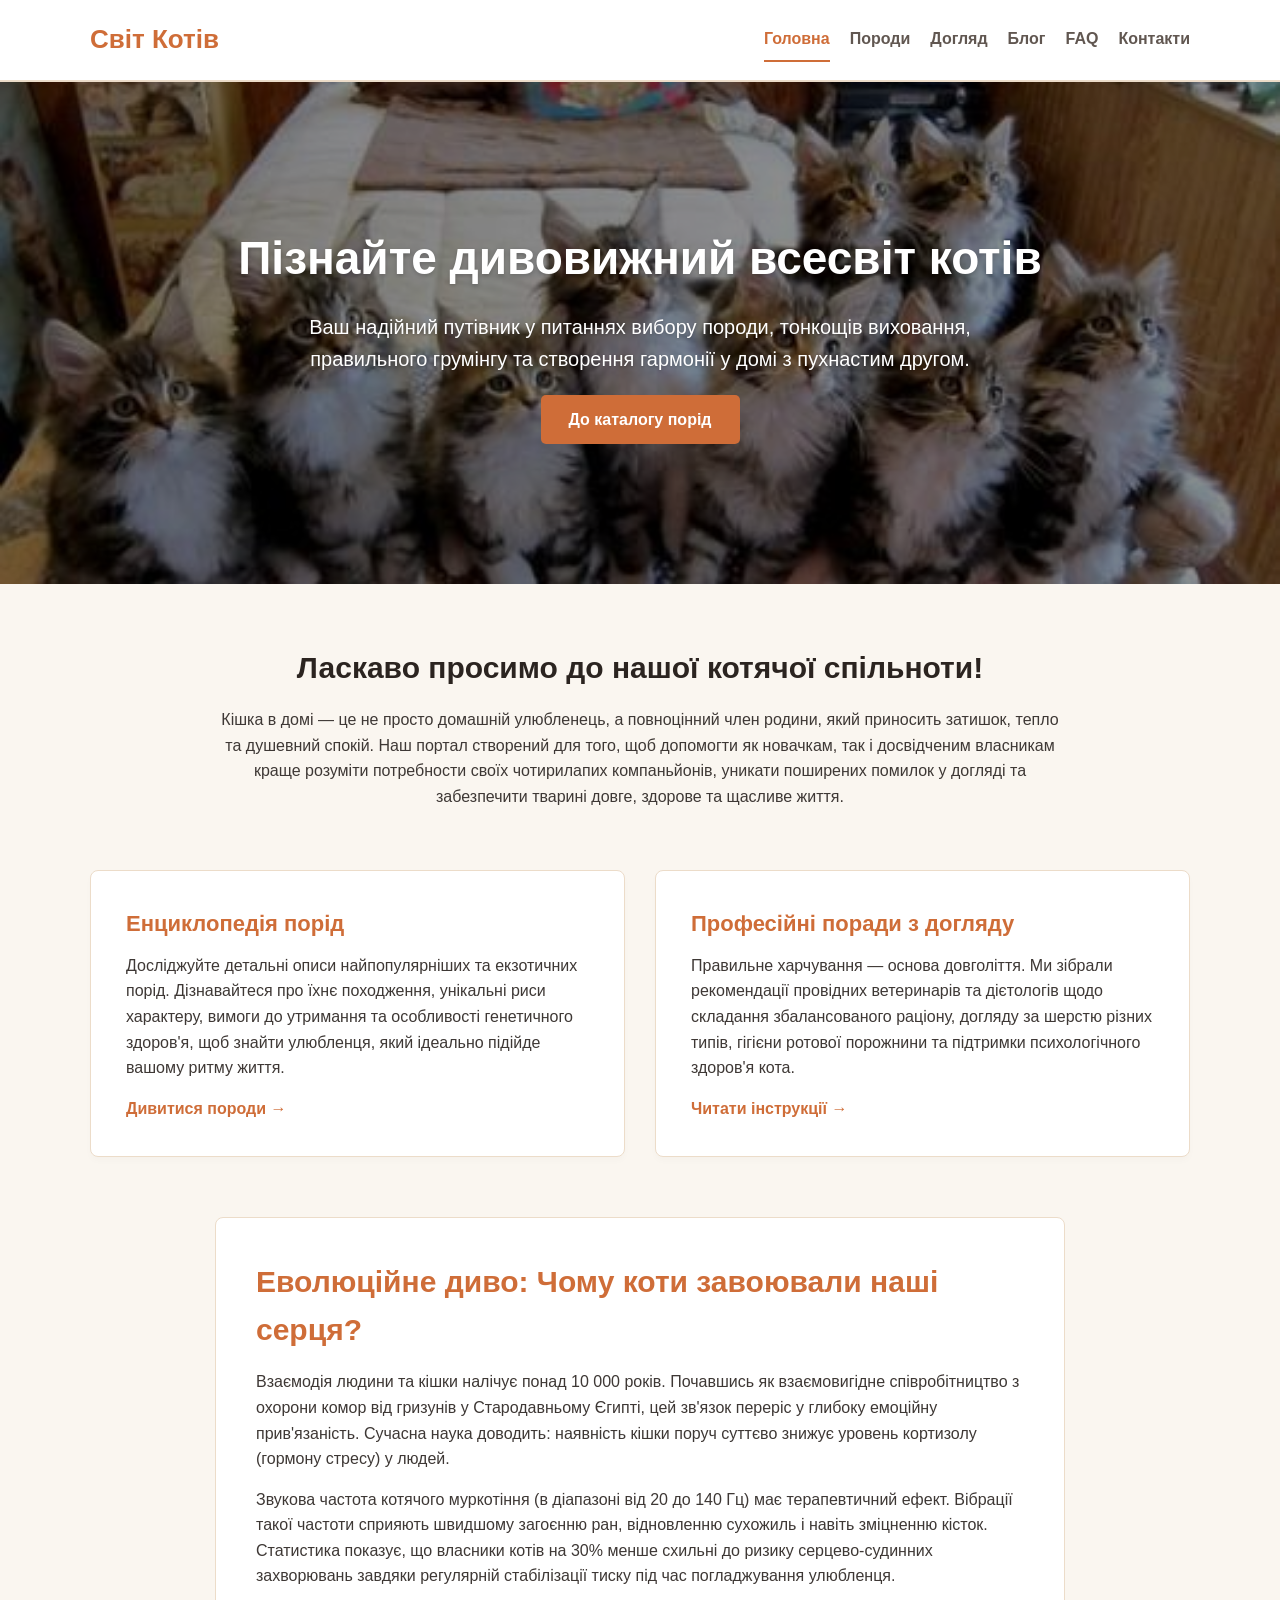
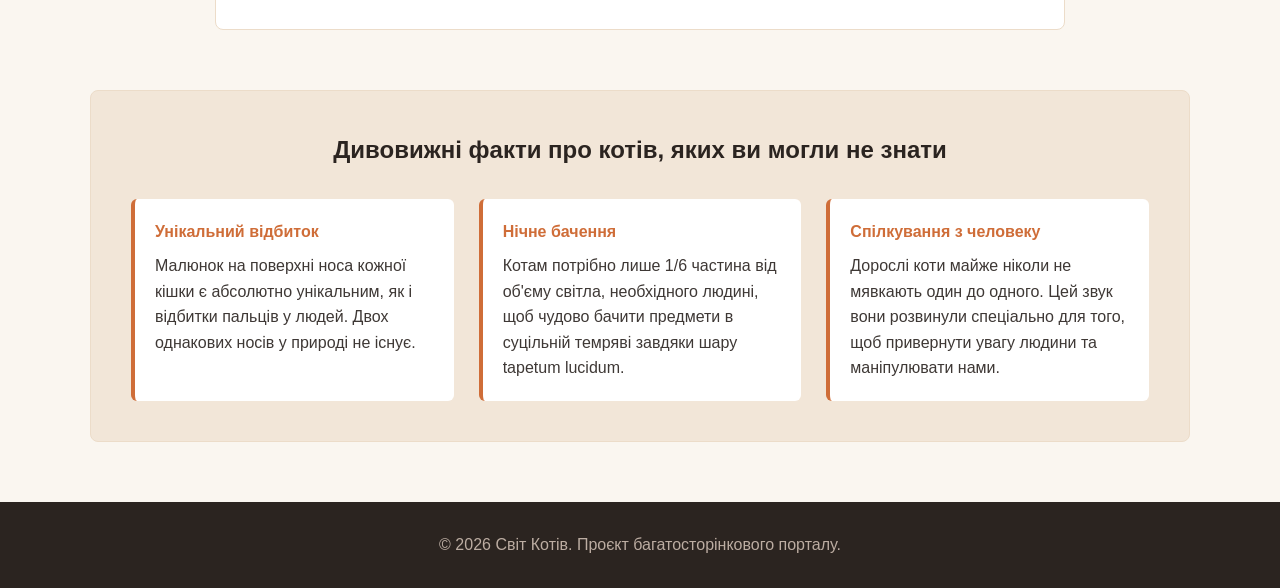
<file: index.html>
<!DOCTYPE html>
<html lang="uk">
<head>
    <meta charset="UTF-8">
    <meta name="viewport" content="width=device-width, initial-scale=1.0">
    <title>Світ Котів — Головна</title>
    <link rel="stylesheet" href="style.css">
</head>
<body>

    <header class="main-header">
        <div class="container">
            <a href="index.html" class="logo">Світ Котів</a>
            <nav class="main-nav">
                <a href="index.html" class="active">Головна</a>
                <a href="breeds.html">Породи</a>
                <a href="care.html">Догляд</a>
                <a href="blog.html">Блог</a>
                <a href="faq.html">FAQ</a>
                <a href="contacts.html">Контакти</a>
            </nav>
        </div>
    </header>

    <section class="hero-banner">
        <div class="container">
            <h1>Пізнайте дивовижний всесвіт котів</h1>
            <p>Ваш надійний путівник у питаннях вибору породи, тонкощів виховання, правильного грумінгу та створення гармонії у домі з пухнастим другом.</p>
            <a href="breeds.html" class="btn-primary">До каталогу порід</a>
        </div>
    </section>

    <main class="container page-content">
        <section class="welcome-section">
            <h2>Ласкаво просимо до нашої котячої спільноти!</h2>
            <p>Кішка в домі — це не просто домашній улюбленець, а повноцінний член родини, який приносить затишок, тепло та душевний спокій. Наш портал створений для того, щоб допомогти як новачкам, так і досвідченим власникам краще розуміти потребности своїх чотирилапих компаньйонів, уникати поширених помилок у догляді та забезпечити тварині довге, здорове та щасливе життя.</p>
        </section>

        <section class="features-grid">
            <div class="feature-card">
                <h3>Енциклопедія порід</h3>
                <p>Досліджуйте детальні описи найпопулярніших та екзотичних порід. Дізнавайтеся про їхнє походження, унікальні риси характеру, вимоги до утримання та особливості генетичного здоров'я, щоб знайти улюбленця, який ідеально підійде вашому ритму життя.</p>
                <a href="breeds.html" class="card-link">Дивитися породи →</a>
            </div>
            <div class="feature-card">
                <h3>Професійні поради з догляду</h3>
                <p>Правильне харчування — основа довголіття. Ми зібрали рекомендації провідних ветеринарів та дієтологів щодо складання збалансованого раціону, догляду за шерстю різних типів, гігієни ротової порожнини та підтримки психологічного здоров'я кота.</p>
                <a href="care.html" class="card-link">Читати інструкції →</a>
            </div>
        </section>

        <section class="welcome-section" style="text-align: left; background: #ffffff; padding: 40px; border-radius: 8px; border: 1px solid #ecdcc9; margin-bottom: 60px;">
            <h2 style="color: #cf6d38; margin-bottom: 15px;">Еволюційне диво: Чому коти завоювали наші серця?</h2>
            <p style="margin-bottom: 15px;">Взаємодія людини та кішки налічує понад 10 000 років. Почавшись як взаємовигідне співробітництво з охорони комор від гризунів у Стародавньому Єгипті, цей зв'язок переріс у глибоку емоційну прив'язаність. Сучасна наука доводить: наявність кішки поруч суттєво знижує уровень кортизолу (гормону стресу) у людей.</p>
            <p>Звукова частота котячого муркотіння (в діапазоні від 20 до 140 Гц) має терапевтичний ефект. Вібрації такої частоти сприяють швидшому загоєнню ран, відновленню сухожиль і навіть зміцненню кісток. Статистика показує, що власники котів на 30% менше схильні до ризику серцево-судинних захворювань завдяки регулярній стабілізації тиску під час погладжування улюбленця.</p>
        </section>

        <section class="facts-section">
            <h2>Дивовижні факти про котів, яких ви могли не знати</h2>
            <div class="facts-grid">
                <div class="fact-item">
                    <h4>Унікальний відбиток</h4>
                    <p>Малюнок на поверхні носа кожної кішки є абсолютно унікальним, як і відбитки пальців у людей. Двох однакових носів у природі не існує.</p>
                </div>
                <div class="fact-item">
                    <h4>Нічне бачення</h4>
                    <p>Котам потрібно лише 1/6 частина від об'єму світла, необхідного людині, щоб чудово бачити предмети в суцільній темряві завдяки шару tapetum lucidum.</p>
                </div>
                <div class="fact-item">
                    <h4>Спілкування з человеку</h4>
                    <p>Дорослі коти майже ніколи не мявкають один до одного. Цей звук вони розвинули спеціально для того, щоб привернути увагу людини та маніпулювати нами.</p>
                </div>
            </div>
        </section>
    </main>

    <footer class="main-footer">
        <div class="container">
            <p>© 2026 Світ Котів. Проєкт багатосторінкового порталу.</p>
        </div>
    </footer>

</body>
</html>
</file>
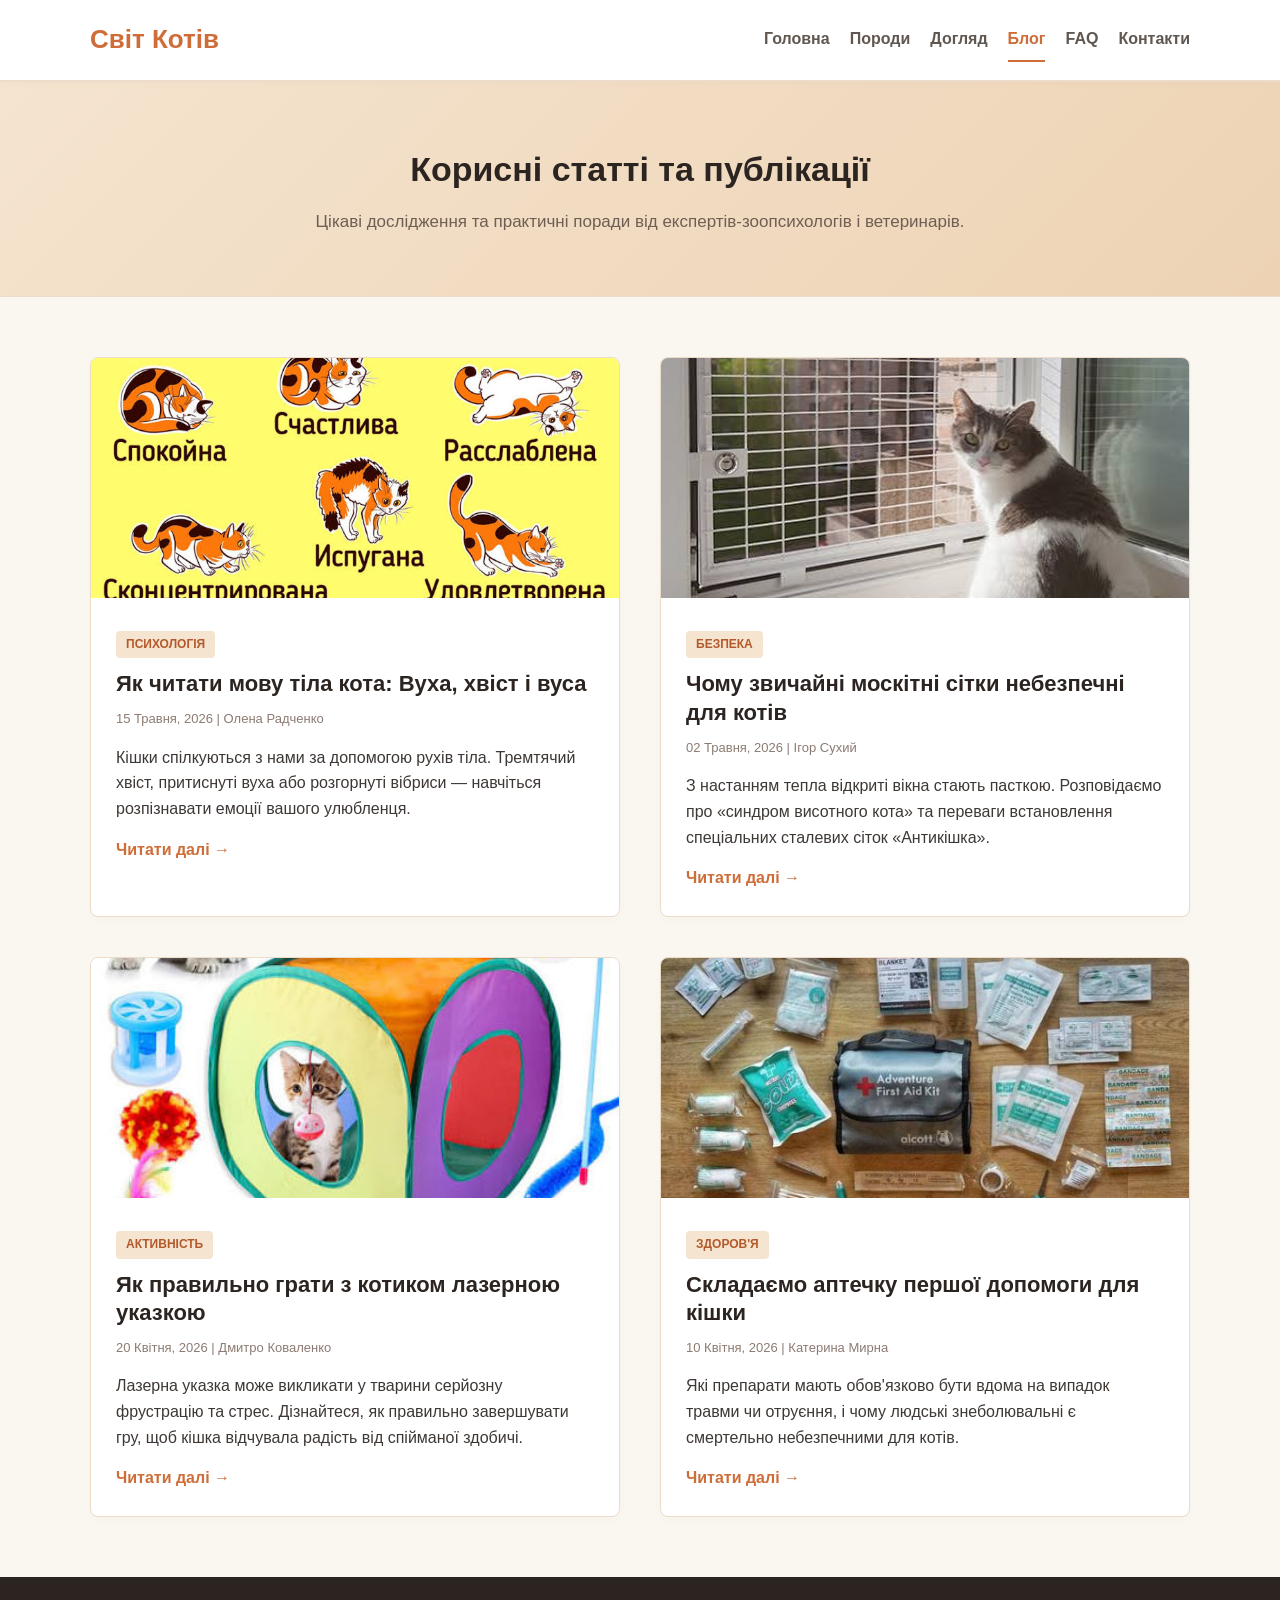
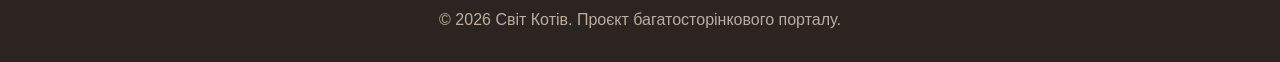
<file: blog.html>
<!DOCTYPE html>
<html lang="uk">
<head>
    <meta charset="UTF-8">
    <meta name="viewport" content="width=device-width, initial-scale=1.0">
    <title>Блог — Світ Котів</title>
    <link rel="stylesheet" href="style.css">
</head>
<body>

    <header class="main-header">
        <div class="container">
            <a href="index.html" class="logo">Світ Котів</a>
            <nav class="main-nav">
                <a href="index.html">Головна</a>
                <a href="breeds.html">Породи</a>
                <a href="care.html">Догляд</a>
                <a href="blog.html" class="active">Блог</a>
                <a href="faq.html">FAQ</a>
                <a href="contacts.html">Контакти</a>
            </nav>
        </div>
    </header>

    <div class="page-title-block">
        <div class="container">
            <h1>Корисні статті та публікації</h1>
            <p>Цікаві дослідження та практичні поради від експертів-зоопсихологів і ветеринарів.</p>
        </div>
    </div>

    <main class="container page-content">
        <div class="blog-grid">
            
            <article class="blog-card">
                <img src="img/blog-1.jpg" alt="Мова тіла" class="blog-card-img">
                <div class="blog-card-body">
                    <span class="blog-category">Психологія</span>
                    <h2>Як читати мову тіла кота: Вуха, хвіст і вуса</h2>
                    <p class="blog-meta">15 Травня, 2026 | Олена Радченко</p>
                    <p>Кішки спілкуються з нами за допомогою рухів тіла. Тремтячий хвіст, притиснуті вуха або розгорнуті вібриси — навчіться розпізнавати емоції вашого улюбленця.</p>
                    <a href="#post-1" class="btn-read-more">Читати далі →</a>
                </div>
            </article>

            <article class="blog-card">
                <img src="img/blog-2.jpg" alt="Антикішка" class="blog-card-img">
                <div class="blog-card-body">
                    <span class="blog-category">Безпека</span>
                    <h2>Чому звичайні москітні сітки небезпечні для котів</h2>
                    <p class="blog-meta">02 Травня, 2026 | Ігор Сухий</p>
                    <p>З настанням тепла відкриті вікна стають пасткою. Розповідаємо про «синдром висотного кота» та переваги встановлення спеціальних сталевих сіток «Антикішка».</p>
                    <a href="#post-2" class="btn-read-more">Читати далі →</a>
                </div>
            </article>

            <article class="blog-card">
                <img src="img/blog-3.jpg" alt="Ігри" class="blog-card-img">
                <div class="blog-card-body">
                    <span class="blog-category">Активність</span>
                    <h2>Як правильно грати з котиком лазерною указкою</h2>
                    <p class="blog-meta">20 Квітня, 2026 | Дмитро Коваленко</p>
                    <p>Лазерна указка може викликати у тварини серйозну фрустрацію та стрес. Дізнайтеся, як правильно завершувати гру, щоб кішка відчувала радість від спійманої здобичі.</p>
                    <a href="#post-3" class="btn-read-more">Читати далі →</a>
                </div>
            </article>

            <article class="blog-card">
                <img src="img/blog-4.jpg" alt="Аптечка" class="blog-card-img">
                <div class="blog-card-body">
                    <span class="blog-category">Здоров'я</span>
                    <h2>Складаємо аптечку першої допомоги для кішки</h2>
                    <p class="blog-meta">10 Квітня, 2026 | Катерина Мирна</p>
                    <p>Які препарати мають обов'язково бути вдома на випадок травми чи отруєння, і чому людські знеболювальні є смертельно небезпечними для котів.</p>
                    <a href="#post-4" class="btn-read-more">Читати далі →</a>
                </div>
            </article>

        </div>
    </main>

    <div id="post-1" class="modal-overlay">
        <div class="modal-content">
            <a href="#" class="modal-close">×</a>
            <span class="blog-category">Психологія</span>
            <h2>Як читати мову тіла кота: Вуха, хвіст і вуса</h2>
            <hr>
            <p>Рухи хвоста — найнадійніший індикатор намірів тварини. Якщо хвіст плавно піднятий догори — кіт налаштований дружньо. Якщо він хаотично сіпається чи б'є по підлозі — тварина роздратована. Вуха, розгорнуті назад («крила літака»), сигналізують про страх або готовність до захисту. Ніколи не намагайтеся насильно гладити кота, якщо помічаєте ці сигнали.</p>
        </div>
    </div>

    <div id="post-2" class="modal-overlay">
        <div class="modal-content">
            <a href="#" class="modal-close">×</a>
            <span class="blog-category">Безпека</span>
            <h2>Чому звичайні москітні сітки небезпечні для котів</h2>
            <hr>
            <p>Звичайні москітні сітки тримаються на слабких пластикових кріпленнях. Під час полювання на пташку кіт стрибає всією вагою на сітку, кріплення ламаються, і тварина випадає разом із нею. Режим вертикального провітрювання пластикових вікон не менш небезпечний: коти застрягають у звуженні рами, що призводить до важких травм внутрішніх органів.</p>
        </div>
    </div>

    <div id="post-3" class="modal-overlay">
        <div class="modal-content">
            <a href="#" class="modal-close">×</a>
            <span class="blog-category">Активність</span>
            <h2>Як правильно грати з котиком лазерною указкою</h2>
            <hr>
            <p>Мисливський інстинкт кота вимагає завершення: наздогнати, схопити лапами і відчути здобич. Червону крапку лазера спіймати фізично неможливо. Щоб уникнути розладу психіки тварини, завжди наприкінці гри підкладайте під лазерний промінь реальну іграшку чи ласощі, щоб кіт відчув матеріальний фінал свого полювання.</p>
        </div>
    </div>

    <div id="post-4" class="modal-overlay">
        <div class="modal-content">
            <a href="#" class="modal-close">×</a>
            <span class="blog-category">Здоров'я</span>
            <h2>Складаємо аптечку першої допомоги для кішки</h2>
            <hr>
            <p>Пам'ятайте найважливіше правило: людські ліки (парацетамол, аспірин, ібупрофен) — це смертельна отрута для котячої печінки та нирок! Домашня аптечка для кота повинна містити: Хлоргексидин 0,05% для обробки подряпин, сорбент (Ентеросгель без добавок), самофіксуючий еластичний бинт, електронний термометр та одноразові шприци без голок для зручного введення рідких ліків.</p>
        </div>
    </div>

    <footer class="main-footer">
        <div class="container">
            <p>© 2026 Світ Котів. Проєкт багатосторінкового порталу.</p>
        </div>
    </footer>

</body>
</html>
</file>
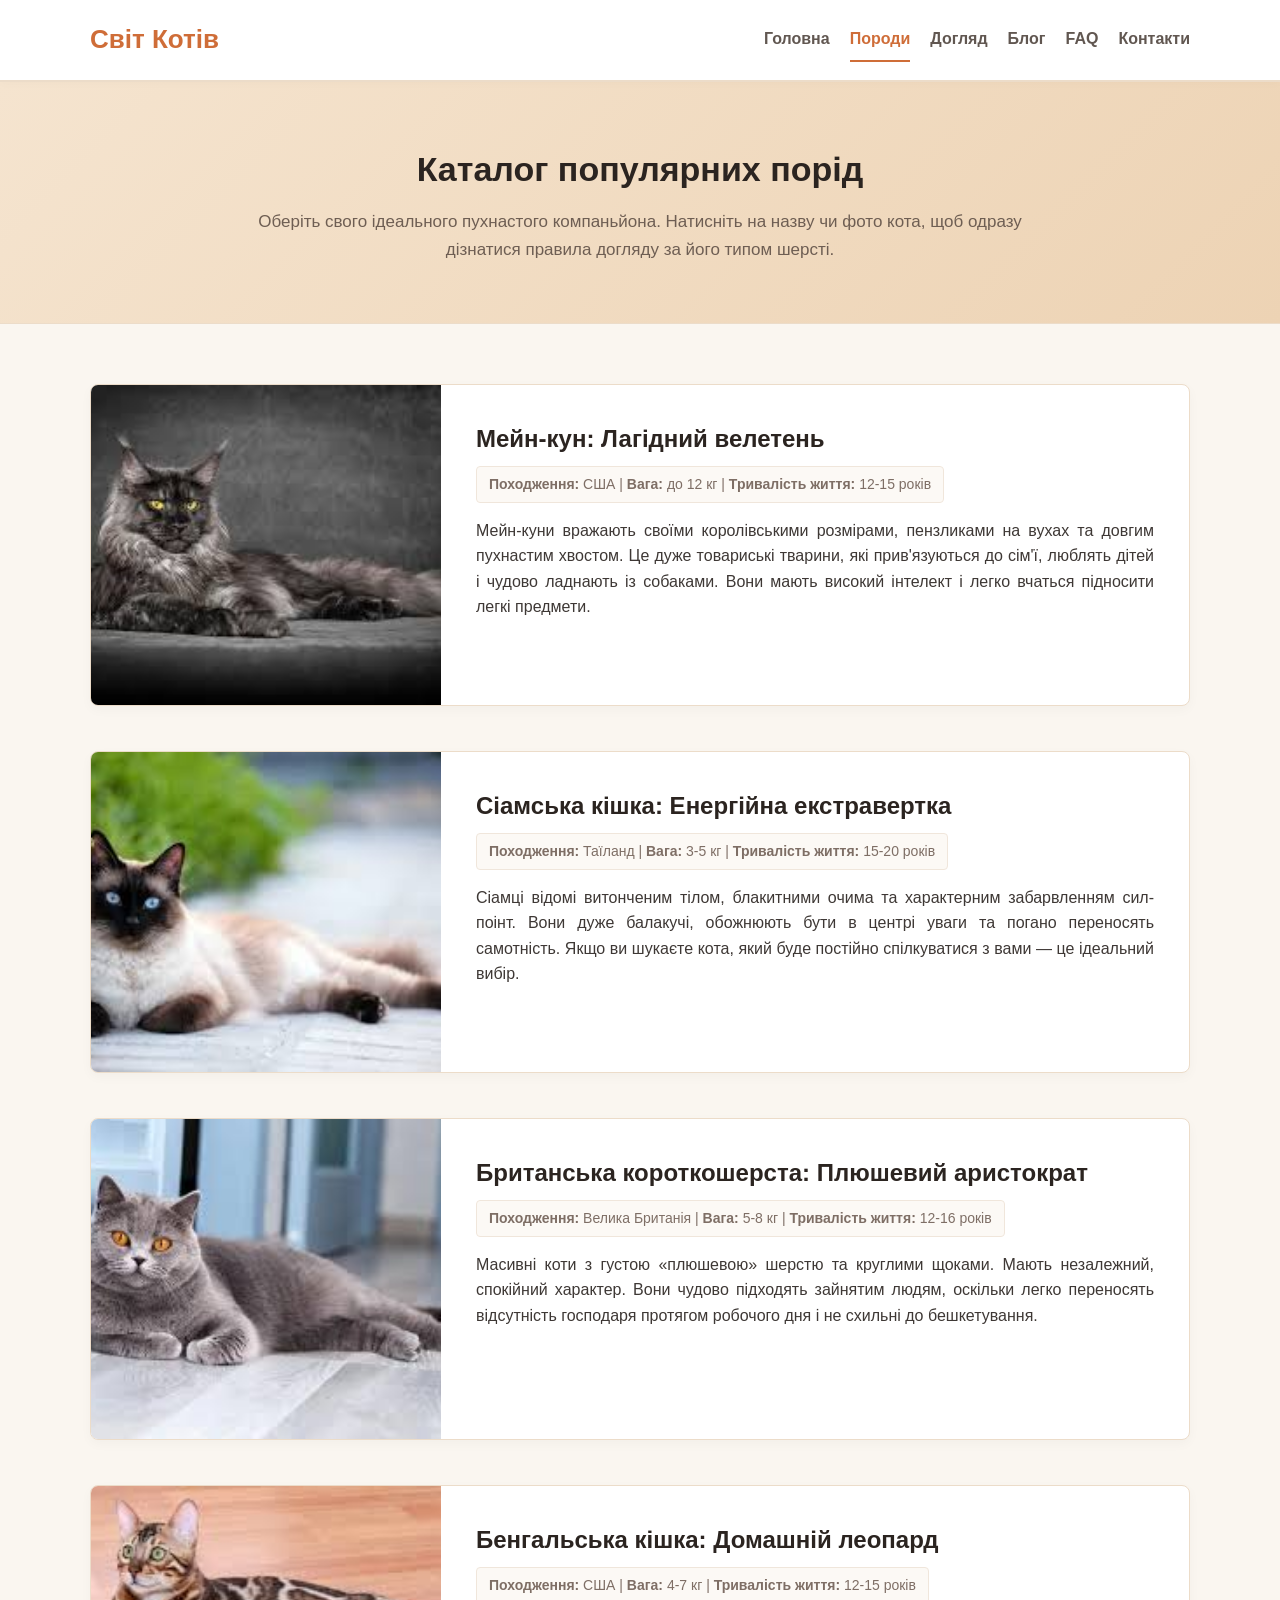
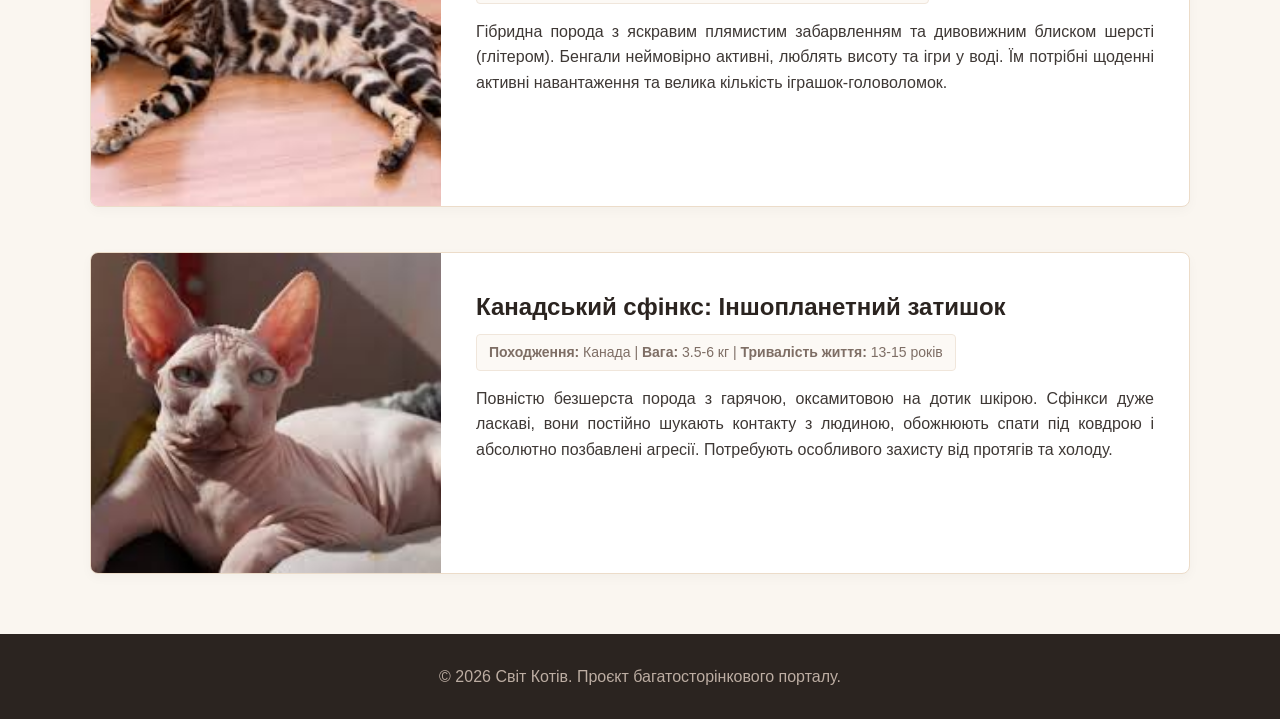
<file: breeds.html>
<!DOCTYPE html>
<html lang="uk">
<head>
    <meta charset="UTF-8">
    <meta name="viewport" content="width=device-width, initial-scale=1.0">
    <title>Породи котів — Світ Котів</title>
    <link rel="stylesheet" href="style.css">
</head>
<body>

    <header class="main-header">
        <div class="container">
            <a href="index.html" class="logo">Світ Котів</a>
            <nav class="main-nav">
                <a href="index.html">Головна</a>
                <a href="breeds.html" class="active">Породи</a>
                <a href="care.html">Догляд</a>
                <a href="blog.html">Блог</a>
                <a href="faq.html">FAQ</a>
                <a href="contacts.html">Контакти</a>
            </nav>
        </div>
    </header>

    <div class="page-title-block">
        <div class="container">
            <h1>Каталог популярних порід</h1>
            <p>Оберіть свого ідеального пухнастого компаньйона. Натисніть на назву чи фото кота, щоб одразу дізнатися правила догляду за його типом шерсті.</p>
        </div>
    </div>

    <main class="container page-content">
        <div class="breeds-catalog">
            
            <article class="catalog-item">
                <a href="care.html#longhair"><img src="img/mainkun.jpg" alt="Мейн-кун" class="catalog-img"></a>
                <div class="item-info">
                    <h2><a href="care.html#longhair" class="breed-link">Мейн-кун: Лагідний велетень</a></h2>
                    <p class="meta-info"><strong>Походження:</strong> США | <strong>Вага:</strong> до 12 кг | <strong>Тривалість життя:</strong> 12-15 років</p>
                    <p>Мейн-куни вражають своїми королівськими розмірами, пензликами на вухах та довгим пухнастим хвостом. Це дуже товариські тварини, які прив'язуються до сім'ї, люблять дітей і чудово ладнають із собаками. Вони мають високий інтелект і легко вчаться підносити легкі предмети.</p>
                </div>
            </article>

            <article class="catalog-item">
                <a href="care.html#undercoat"><img src="img/siam.jpg" alt="Сіамська кішка" class="catalog-img"></a>
                <div class="item-info">
                    <h2><a href="care.html#undercoat" class="breed-link">Сіамська кішка: Енергійна екстравертка</a></h2>
                    <p class="meta-info"><strong>Походження:</strong> Таїланд | <strong>Вага:</strong> 3-5 кг | <strong>Тривалість життя:</strong> 15-20 років</p>
                    <p>Сіамці відомі витонченим тілом, блакитними очима та характерним забарвленням сил-поінт. Вони дуже балакучі, обожнюють бути в центрі уваги та погано переносять самотність. Якщо ви шукаєте кота, який буде постійно спілкуватися з вами — це ідеальний вибір.</p>
                </div>
            </article>

            <article class="catalog-item">
                <a href="care.html#undercoat"><img src="img/british.jpg" alt="Британська короткошерста" class="catalog-img"></a>
                <div class="item-info">
                    <h2><a href="care.html#undercoat" class="breed-link">Британська короткошерста: Плюшевий аристократ</a></h2>
                    <p class="meta-info"><strong>Походження:</strong> Велика Британія | <strong>Вага:</strong> 5-8 кг | <strong>Тривалість життя:</strong> 12-16 років</p>
                    <p>Масивні коти з густою «плюшевою» шерстю та круглими щоками. Мають незалежний, спокійний характер. Вони чудово підходять зайнятим людям, оскільки легко переносять відсутність господаря протягом робочого дня і не схильні до бешкетування.</p>
                </div>
            </article>

            <article class="catalog-item">
                <a href="care.html#undercoat"><img src="img/bangal.jpg" alt="Бенгальська кішка" class="catalog-img"></a>
                <div class="item-info">
                    <h2><a href="care.html#undercoat" class="breed-link">Бенгальська кішка: Домашній леопард</a></h2>
                    <p class="meta-info"><strong>Походження:</strong> США | <strong>Вага:</strong> 4-7 кг | <strong>Тривалість життя:</strong> 12-15 років</p>
                    <p>Гібридна порода з яскравим плямистим забарвленням та дивовижним блиском шерсті (глітером). Бенгали неймовірно активні, люблять висоту та ігри у воді. Їм потрібні щоденні активні навантаження та велика кількість іграшок-головоломок.</p>
                </div>
            </article>

            <article class="catalog-item">
                <a href="care.html#hairless"><img src="img/sphynx.jpg" alt="Канадський сфінкс" class="catalog-img"></a>
                <div class="item-info">
                    <h2><a href="care.html#hairless" class="breed-link">Канадський сфінкс: Іншопланетний затишок</a></h2>
                    <p class="meta-info"><strong>Походження:</strong> Канада | <strong>Вага:</strong> 3.5-6 кг | <strong>Тривалість життя:</strong> 13-15 років</p>
                    <p>Повністю безшерста порода з гарячою, оксамитовою на дотик шкірою. Сфінкси дуже ласкаві, вони постійно шукають контакту з людиною, обожнюють спати під ковдрою і абсолютно позбавлені агресії. Потребують особливого захисту від протягів та холоду.</p>
                </div>
            </article>

        </div>
    </main>

    <footer class="main-footer">
        <div class="container">
            <p>© 2026 Світ Котів. Проєкт багатосторінкового порталу.</p>
        </div>
    </footer>

</body>
</html>
</file>
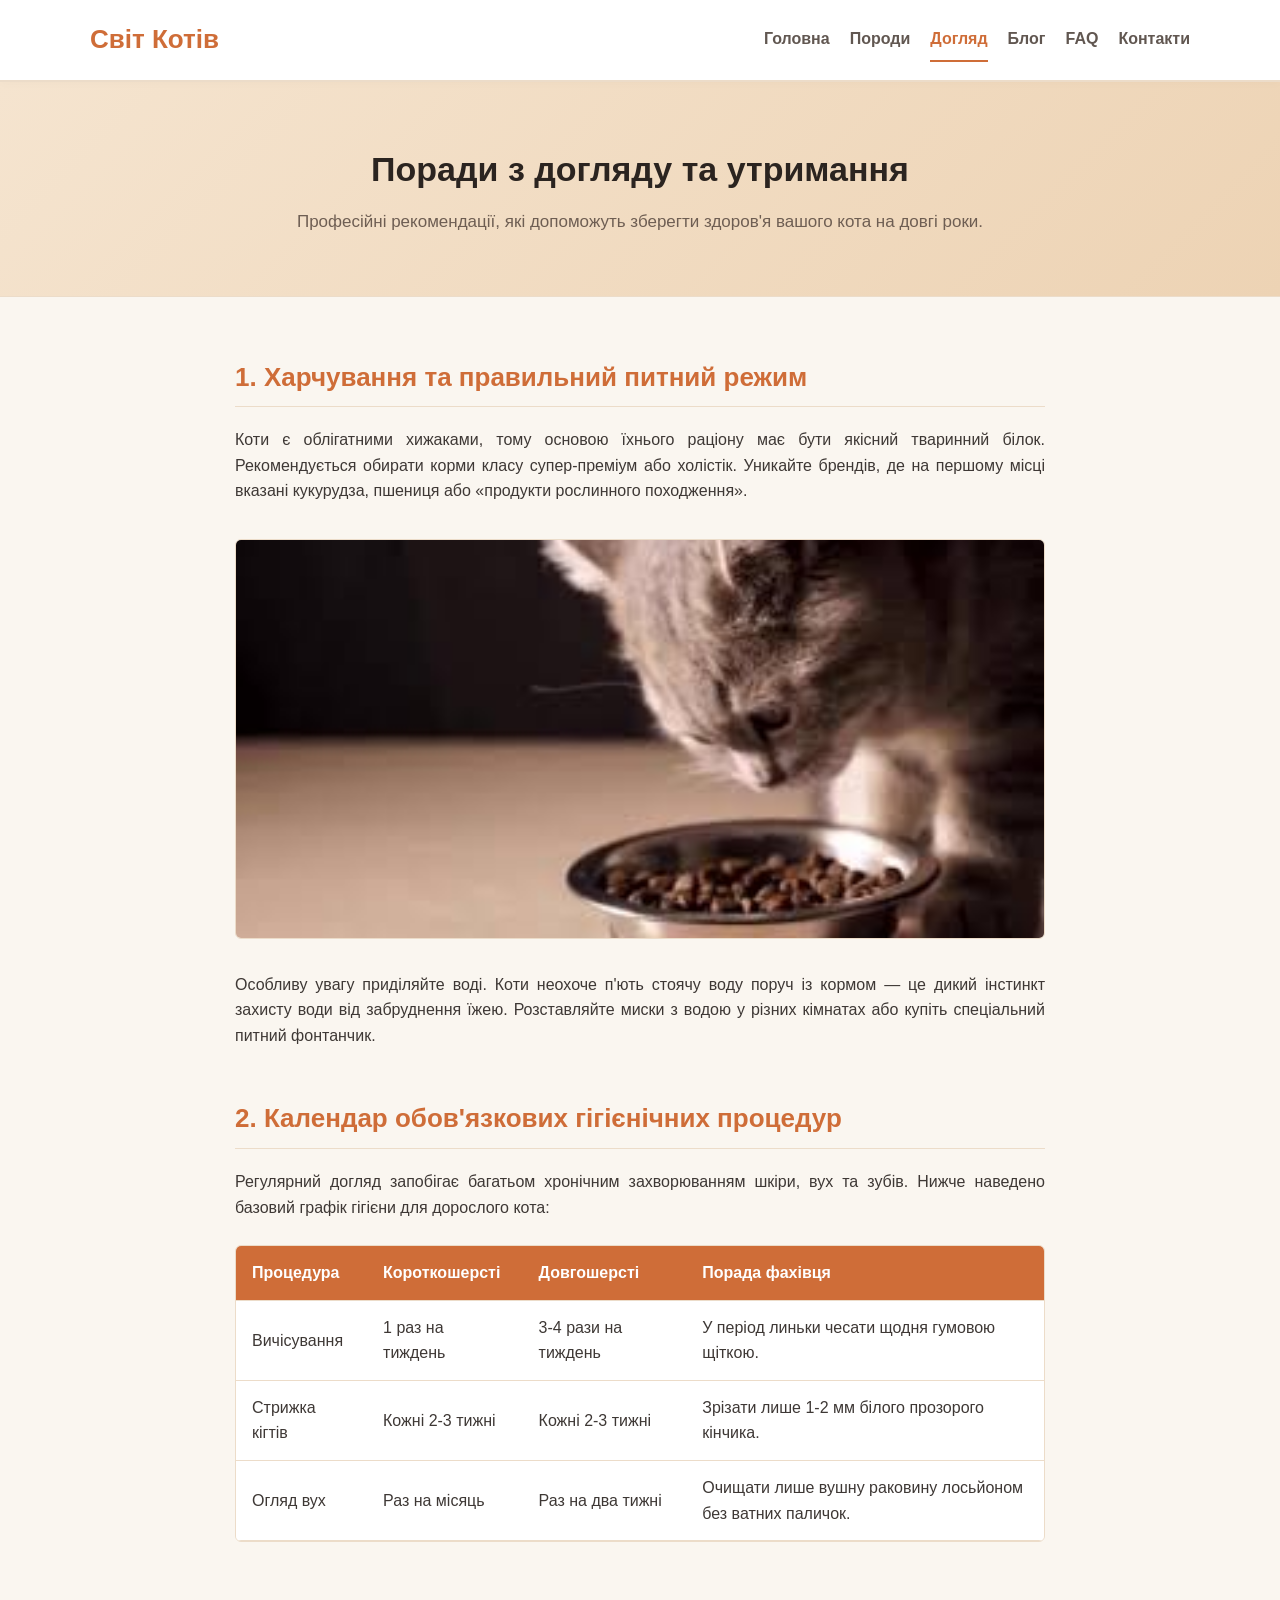
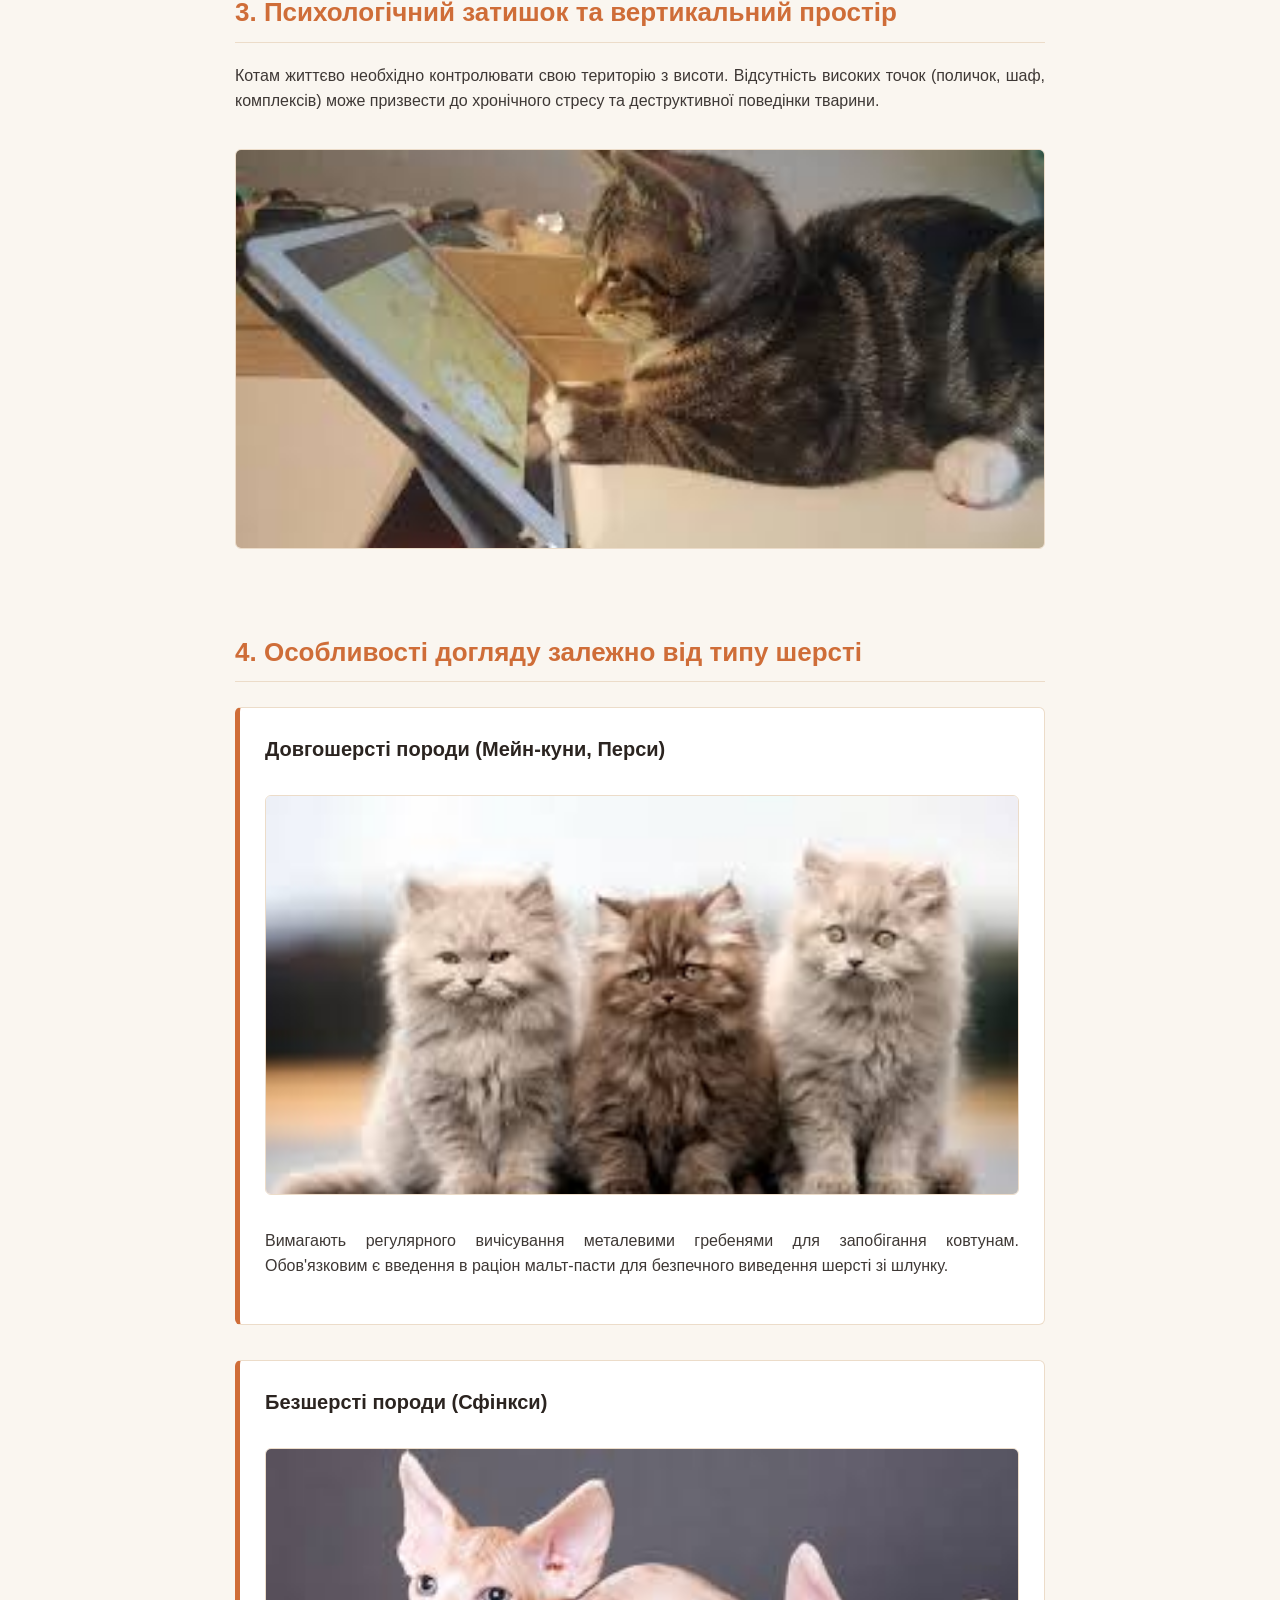
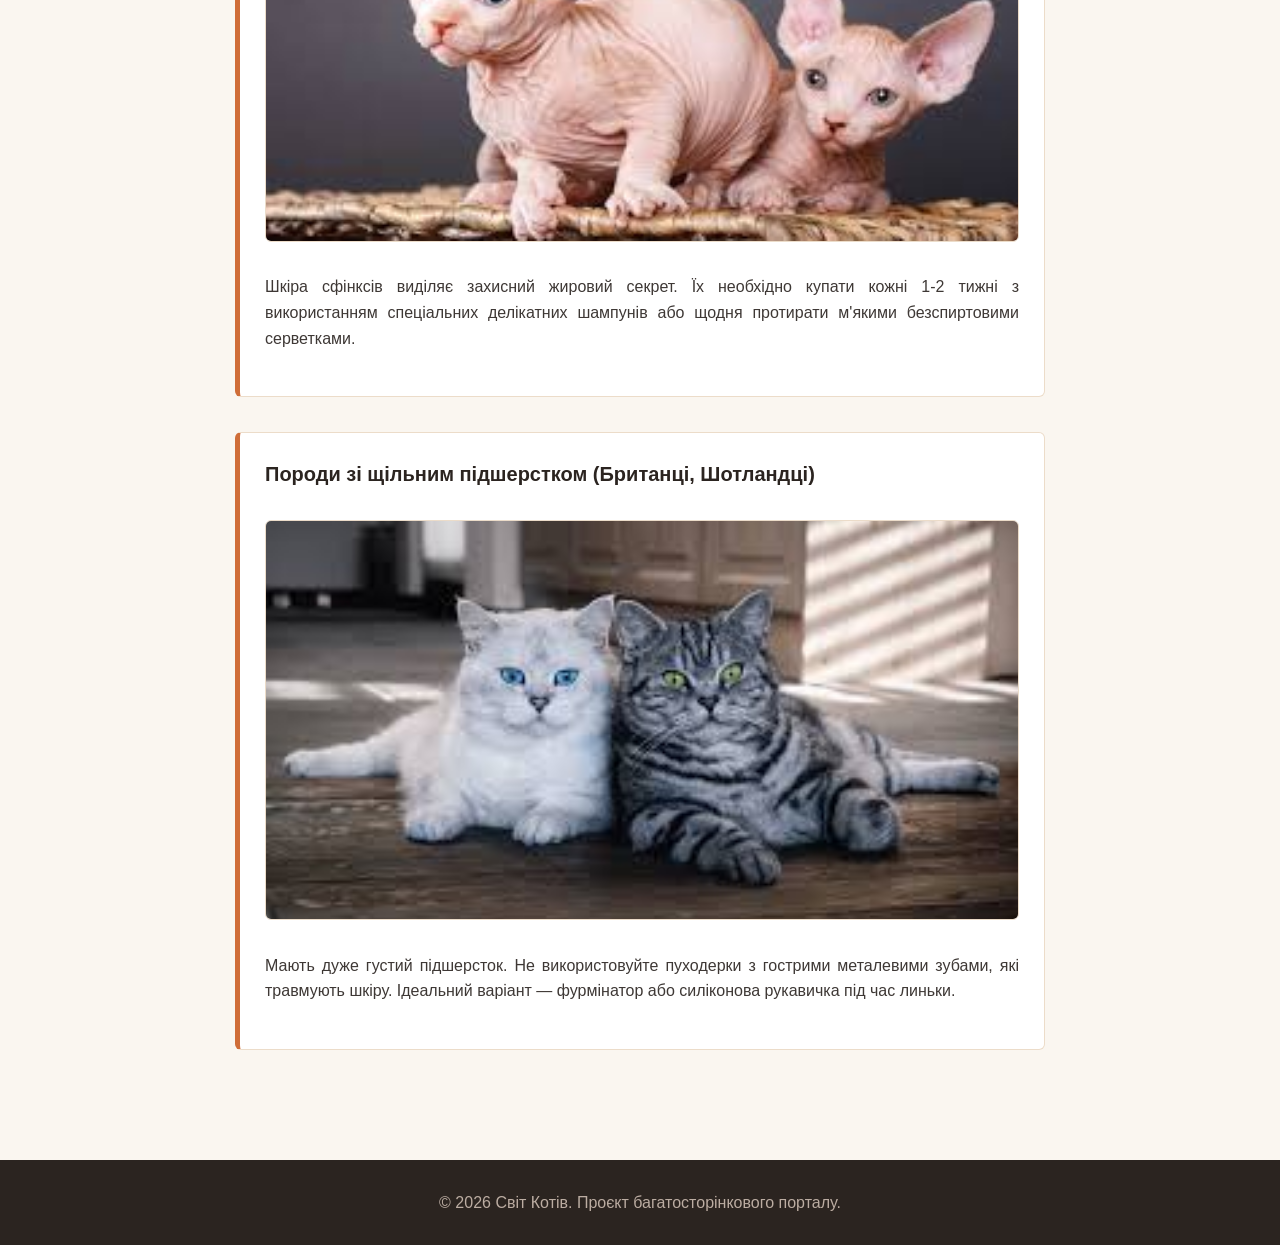
<file: care.html>
<!DOCTYPE html>
<html lang="uk">
<head>
    <meta charset="UTF-8">
    <meta name="viewport" content="width=device-width, initial-scale=1.0">
    <title>Догляд за котами — Світ Котів</title>
    <link rel="stylesheet" href="style.css">
</head>
<body>

    <header class="main-header">
        <div class="container">
            <a href="index.html" class="logo">Світ Котів</a>
            <nav class="main-nav">
                <a href="index.html">Головна</a>
                <a href="breeds.html">Породи</a>
                <a href="care.html" class="active">Догляд</a>
                <a href="blog.html">Блог</a>
                <a href="faq.html">FAQ</a>
                <a href="contacts.html">Контакти</a>
            </nav>
        </div>
    </header>

    <div class="page-title-block">
        <div class="container">
            <h1>Поради з догляду та утримання</h1>
            <p>Професійні рекомендації, які допоможуть зберегти здоров'я вашого кота на довгі роки.</p>
        </div>
    </div>

    <main class="container page-content text-page">
        
        <section class="care-block">
            <h2>1. Харчування та правильний питний режим</h2>
            <p>Коти є облігатними хижаками, тому основою їхнього раціону має бути якісний тваринний білок. Рекомендується обирати корми класу супер-преміум або холістік. Уникайте брендів, де на першому місці вказані кукурудза, пшениця або «продукти рослинного походження».</p>
            <img src="img/care-food.jpg" alt="Збалансоване харчування" class="content-image">
            <p>Особливу увагу приділяйте воді. Коти неохоче п'ють стоячу воду поруч із кормом — це дикий інстинкт захисту води від забруднення їжею. Розставляйте миски з водою у різних кімнатах або купіть спеціальний питний фонтанчик.</p>
        </section>

        <section class="care-block">
            <h2>2. Календар обов'язкових гігієнічних процедур</h2>
            <p>Регулярний догляд запобігає багатьом хронічним захворюванням шкіри, вух та зубів. Нижче наведено базовий графік гігієни для дорослого кота:</p>
            
            <div class="table-container">
                <table class="care-table">
                    <thead>
                        <tr>
                            <th>Процедура</th>
                            <th>Короткошерсті</th>
                            <th>Довгошерсті</th>
                            <th>Порада фахівця</th>
                        </tr>
                    </thead>
                    <tbody>
                        <tr>
                            <td>Вичісування</td>
                            <td>1 раз на тиждень</td>
                            <td>3-4 рази на тиждень</td>
                            <td>У період линьки чесати щодня гумовою щіткою.</td>
                        </tr>
                        <tr>
                            <td>Стрижка кігтів</td>
                            <td>Кожні 2-3 тижні</td>
                            <td>Кожні 2-3 тижні</td>
                            <td>Зрізати лише 1-2 мм білого прозорого кінчика.</td>
                        </tr>
                        <tr>
                            <td>Огляд вух</td>
                            <td>Раз на місяць</td>
                            <td>Раз на два тижні</td>
                            <td>Очищати лише вушну раковину лосьйоном без ватних паличок.</td>
                        </tr>
                    </tbody>
                </table>
            </div>
        </section>

        <section class="care-block">
            <h2>3. Психологічний затишок та вертикальний простір</h2>
            <p>Котам життєво необхідно контролювати свою територію з висоти. Відсутність високих точок (поличок, шаф, комплексів) може призвести до хронічного стресу та деструктивної поведінки тварини.</p>
            <img src="img/care-psy.jpg" alt="Вертикальний простір" class="content-image">
        </section>

        <section class="care-block">
            <h2>4. Особливості догляду залежно від типу шерсті</h2>
            
            <div class="breed-care-notes">
                <div class="note-box" id="longhair">
                    <h3>Довгошерсті породи (Мейн-куни, Перси)</h3>
                    <img src="img/care-longhair.jpg" alt="Догляд за довгою шерстю" class="content-image">
                    <p>Вимагають регулярного вичісування металевими гребенями для запобігання ковтунам. Обов'язковим є введення в раціон мальт-пасти для безпечного виведення шерсті зі шлунку.</p>
                </div>
                
                <div class="note-box" id="hairless">
                    <h3>Безшерсті породи (Сфінкси)</h3>
                    <img src="img/care-hairless.jpg" alt="Догляд за сфінксом" class="content-image">
                    <p>Шкіра сфінксів виділяє захисний жировий секрет. Їх необхідно купати кожні 1-2 тижні з використанням спеціальних делікатних шампунів або щодня протирати м'якими безспиртовими серветками.</p>
                </div>

                <div class="note-box" id="undercoat">
                    <h3>Породи зі щільним підшерстком (Британці, Шотландці)</h3>
                    <img src="img/care-undercoat.jpg" alt="Догляд за підшерстком" class="content-image">
                    <p>Мають дуже густий підшерсток. Не використовуйте пуходерки з гострими металевими зубами, які травмують шкіру. Ідеальний варіант — фурмінатор або силіконова рукавичка під час линьки.</p>
                </div>
            </div>
        </section>

    </main>

    <footer class="main-footer">
        <div class="container">
            <p>&copy; 2026 Світ Котів. Проєкт багатосторінкового порталу.</p>
        </div>
    </footer>

</body>
</html>
</file>
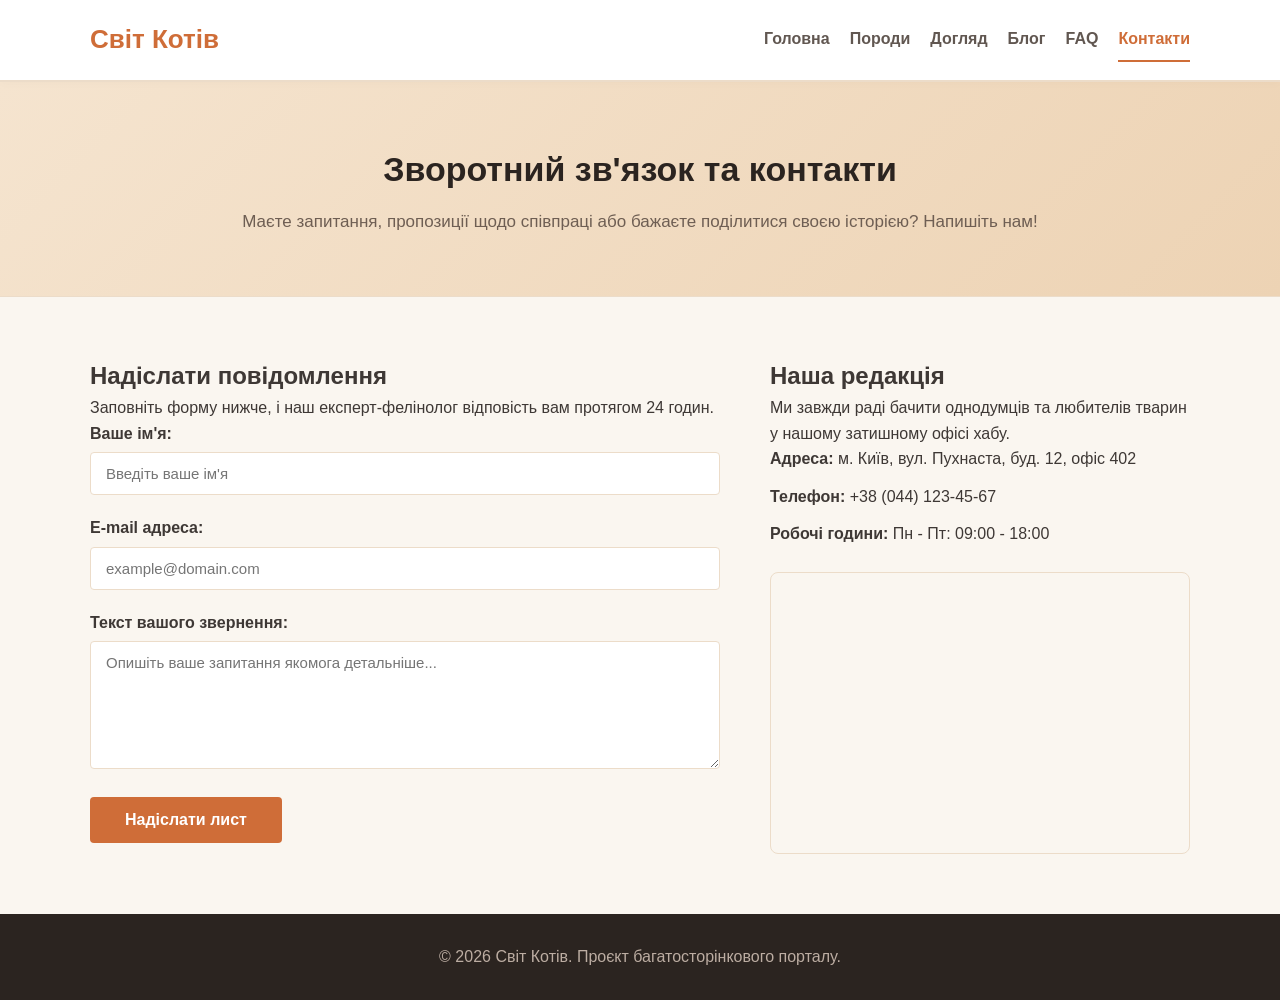
<file: contacts.html>
<!DOCTYPE html>
<html lang="uk">
<head>
    <meta charset="UTF-8">
    <meta name="viewport" content="width=device-width, initial-scale=1.0">
    <title>Контакти — Світ Котів</title>
    <link rel="stylesheet" href="style.css">
</head>
<body>

    <header class="main-header">
        <div class="container">
            <a href="index.html" class="logo">Світ Котів</a>
            <nav class="main-nav">
                <a href="index.html">Головна</a>
                <a href="breeds.html">Породи</a>
                <a href="care.html">Догляд</a>
                <a href="blog.html">Блог</a>
                <a href="faq.html">FAQ</a>
                <a href="contacts.html" class="active">Контакти</a>
            </nav>
        </div>
    </header>

    <div class="page-title-block">
        <div class="container">
            <h1>Зворотний зв'язок та контакти</h1>
            <p>Маєте запитання, пропозиції щодо співпраці або бажаєте поділитися своєю історією? Напишіть нам!</p>
        </div>
    </div>

    <main class="container page-content">
        <div class="contacts-wrapper">
            
            <section class="contact-form-section">
                <h2>Надіслати повідомлення</h2>
                <p class="form-descr">Заповніть форму нижче, і наш експерт-фелінолог відповість вам протягом 24 годин.</p>
                
                <form class="contact-form" action="#" method="POST">
                    <div class="form-group">
                        <label for="name">Ваше ім'я:</label>
                        <input type="text" id="name" name="name" required placeholder="Введіть ваше ім'я">
                    </div>
                    <div class="form-group">
                        <label for="email">E-mail адреса:</label>
                        <input type="email" id="email" name="email" required placeholder="example@domain.com">
                    </div>
                    <div class="form-group">
                        <label for="message">Текст вашого звернення:</label>
                        <textarea id="message" name="message" rows="6" required placeholder="Опишіть ваше запитання якомога детальніше..."></textarea>
                    </div>
                    <button type="submit" class="btn-submit">Надіслати лист</button>
                </form>
            </section>

            <section class="contact-info-section">
                <h2>Наша редакція</h2>
                <p class="info-intro">Ми завжди раді бачити однодумців та любителів тварин у нашому затишному офісі хабу.</p>
                
                <div class="info-details">
                    <p><strong>Адреса:</strong> м. Київ, вул. Пухнаста, буд. 12, офіс 402</p>
                    <p><strong>Телефон:</strong> +38 (044) 123-45-67</p>
                    <p><strong>Робочі години:</strong> Пн - Пт: 09:00 - 18:00</p>
                </div>

                <div class="map-container">
                    <iframe src="https://www.google.com/maps/embed?pb=!1m18!1m12!1m3!1d2540.6473479089146!2d30.519827576915183!3d50.44766868731338!2m3!1f0!2f0!3f0!3m2!1i1024!2i768!4f13.1!3m3!1m2!1s0x40d4ce56b235d28b%3A0x2802613b5268aa40!2z0YPQuy4g0JrRgNC10YnQsNGC0LjQuiwg0JrQuNC10LIsIDAydMDAw!5e0!3m2!1sru!2sua!4v1710000000000!5m2!1sru!2sua" style="border:0;" allowfullscreen="" loading="lazy" referrerpolicy="no-referrer-when-downgrade"></iframe>
                </div>
            </section>

        </div>
    </main>

    <footer class="main-footer">
        <div class="container">
            <p>© 2026 Світ Котів. Проєкт багатосторінкового порталу.</p>
        </div>
    </footer>

</body>
</html>
</file>
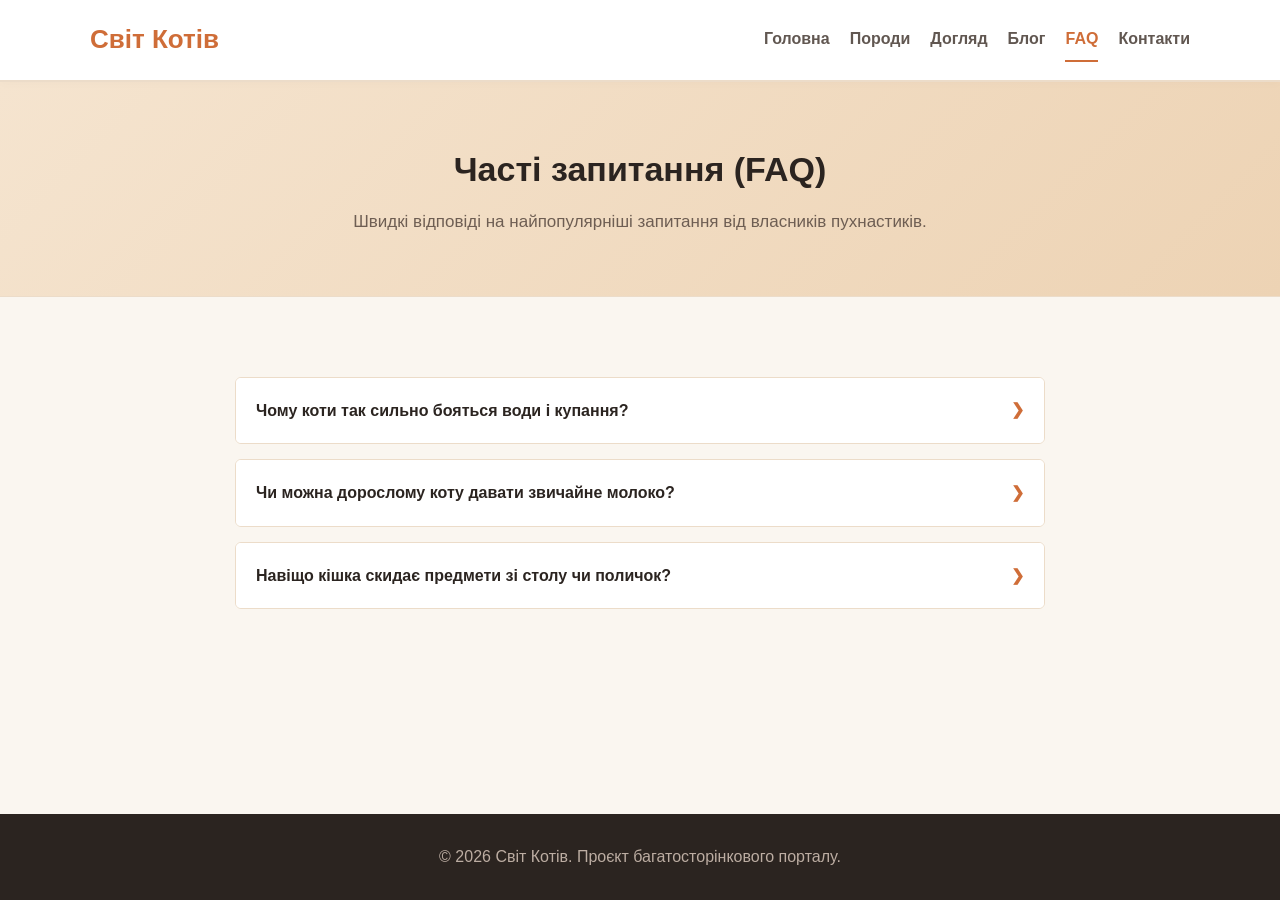
<file: faq.html>
<!DOCTYPE html>
<html lang="uk">
<head>
    <meta charset="UTF-8">
    <meta name="viewport" content="width=device-width, initial-scale=1.0">
    <title>FAQ — Світ Котів</title>
    <link rel="stylesheet" href="style.css">
</head>
<body>

    <header class="main-header">
        <div class="container">
            <a href="index.html" class="logo">Світ Котів</a>
            <nav class="main-nav">
                <a href="index.html">Головна</a>
                <a href="breeds.html">Породи</a>
                <a href="care.html">Догляд</a>
                <a href="blog.html">Блог</a>
                <a href="faq.html" class="active">FAQ</a>
                <a href="contacts.html">Контакти</a>
            </nav>
        </div>
    </header>

    <div class="page-title-block">
        <div class="container">
            <h1>Часті запитання (FAQ)</h1>
            <p>Швидкі відповіді на найпопулярніші запитання від власників пухнастиків.</p>
        </div>
    </div>

    <main class="container page-content text-page">
        <div class="faq-container">
            
            <div class="faq-item">
                <input type="checkbox" id="faq-1" class="faq-toggle">
                <label for="faq-1" class="faq-title">Чому коти так сильно бояться води і купання?</label>
                <div class="faq-content">
                    <p>Шерсть кота має унікальну структуру підшерстку, який створює повітряний прошарок для терморегуляції. Коли кішка повністю намокає, вона миттєво замерзає. Крім того, мокра шерсть починає сильно пахнути, що з погляду дикого інстинкту видає мисливця його потенційній здобичі чи ворогам.</p>
                </div>
            </div>

            <div class="faq-item">
                <input type="checkbox" id="faq-2" class="faq-toggle">
                <label for="faq-2" class="faq-title">Чи можна дорослому коту давати звичайне молоко?</label>
                <div class="faq-content">
                    <p>Ні, це поширений шкідливий міф. У більшості дорослих котів перестає вироблятися фермент лактаза, який розщеплює молочний цукор. Вживання коров'ячого молока призводить до розладів шлунку, діареї та хронічних проблем із травленням. Краще давати чисту воду або спеціальне безлактозне молоко для котів.</p>
                </div>
            </div>

            <div class="faq-item">
                <input type="checkbox" id="faq-3" class="faq-toggle">
                <label for="faq-3" class="faq-title">Навіщо кішка скидає предмети зі столу чи поличок?</label>
                <div class="faq-content">
                    <p>Тут діють два фактори. По-перше — це прояв мисливського інстинкту. Штовхаючи предмет лапою, кіт перевіряє, чи жива це здобич, і як вона рухається. По-друге — це найнадійніший спосіб привернути вашу увагу. Якщо кішка зрозуміє, що після падіння ручки ви одразу підводитеся і йдете до неї — вона повторюватиме це регулярно.</p>
                </div>
            </div>

        </div>
    </main>

    <footer class="main-footer">
        <div class="container">
            <p>© 2026 Світ Котів. Проєкт багатосторінкового порталу.</p>
        </div>
    </footer>

</body>
</html>
</file>
<file: style.css>
* {
    box-sizing: border-box;
    margin: 0;
    padding: 0;
}

body {
    font-family: 'Segoe UI', Arial, sans-serif;
    color: #3e3835;
    background-color: #faf6f0;
    line-height: 1.6;
    display: flex;
    flex-direction: column;
    min-height: 100vh;
}

html {
    scroll-behavior: smooth;
}

.container {
    width: 100%;
    max-width: 1140px;
    margin: 0 auto;
    padding: 0 20px;
}

.main-header {
    background-color: #ffffff;
    border-bottom: 2px solid #ecdcc9;
    position: sticky;
    top: 0;
    z-index: 1000;
    box-shadow: 0 2px 10px rgba(43, 36, 32, 0.02);
}

.main-header .container {
    display: flex;
    justify-content: space-between;
    align-items: center;
    height: 80px;
}

.logo {
    font-size: 26px;
    font-weight: 800;
    color: #cf6d38;
    text-decoration: none;
    transition: color 0.2s ease;
}

.logo:hover {
    color: #b3592b;
}

.main-nav {
    display: flex;
}

.main-nav a {
    color: #615751;
    text-decoration: none;
    font-weight: 600;
    margin-left: 20px;
    padding: 8px 0;
    transition: all 0.2s ease;
    border-bottom: 2px solid transparent;
}

.main-nav a:hover, 
.main-nav a.active {
    color: #cf6d38;
    border-bottom: 2px solid #cf6d38;
}

.page-content {
    padding: 60px 20px;
    flex: 1;
}

.page-title-block {
    background: linear-gradient(135deg, #f5e4cf 0%, #edd3b4 100%);
    padding: 60px 0;
    text-align: center;
    border-bottom: 1px solid #ecdcc9;
}

.page-title-block h1 {
    font-size: 34px;
    color: #2b2420;
    margin-bottom: 12px;
}

.page-title-block p {
    color: #6e5e53;
    font-size: 17px;
    max-width: 800px;
    margin: 0 auto;
}

.btn-primary {
    display: inline-block;
    background-color: #cf6d38;
    color: #ffffff;
    padding: 12px 28px;
    text-decoration: none;
    border-radius: 5px;
    font-weight: 600;
    margin-top: 20px;
    transition: background-color 0.2s ease;
}

.btn-primary:hover {
    background-color: #b3592b;
}

.hero-banner {
    background: #ebd6be url('img/banner.jpg') no-repeat center/cover;
    padding: 140px 0;
    color: #ffffff;
    text-align: center;
    position: relative;
}

.hero-banner::before {
    content: '';
    position: absolute;
    top: 0; left: 0; right: 0; bottom: 0;
    background: rgba(0, 0, 0, 0.45);
    z-index: 1;
}

.hero-banner .container {
    position: relative;
    z-index: 2;
}

.hero-banner h1 {
    font-size: 46px;
    margin-bottom: 15px;
    text-shadow: 0 2px 4px rgba(0,0,0,0.2);
}

.hero-banner p {
    font-size: 20px;
    max-width: 700px;
    margin: 0 auto;
    text-shadow: 0 1px 3px rgba(0,0,0,0.2);
}

.welcome-section {
    text-align: center;
    max-width: 850px;
    margin: 0 auto 60px auto;
}

.welcome-section h2 {
    font-size: 30px;
    margin-bottom: 15px;
    color: #2b2420;
}

.features-grid {
    display: grid;
    grid-template-columns: 1fr 1fr;
    gap: 30px;
    margin-bottom: 60px;
}

.feature-card {
    background-color: #ffffff;
    padding: 35px;
    border-radius: 8px;
    border: 1px solid #ecdcc9;
    box-shadow: 0 4px 6px rgba(0,0,0,0.02);
}

.feature-card h3 {
    margin-bottom: 12px;
    color: #cf6d38;
    font-size: 22px;
}

.card-link {
    display: inline-block;
    margin-top: 15px;
    color: #cf6d38;
    text-decoration: none;
    font-weight: 600;
}

.facts-section {
    background-color: #f2e6d8;
    padding: 40px;
    border-radius: 8px;
    border: 1px solid #ecdcc9;
}

.facts-section h2 {
    text-align: center;
    margin-bottom: 30px;
    color: #2b2420;
}

.facts-grid {
    display: grid;
    grid-template-columns: repeat(auto-fit, minmax(250px, 1fr));
    gap: 25px;
}

.fact-item {
    background-color: #ffffff;
    padding: 20px;
    border-radius: 6px;
    border-left: 4px solid #cf6d38;
}

.fact-item h4 {
    color: #cf6d38;
    margin-bottom: 8px;
}

.breeds-catalog {
    display: flex;
    flex-direction: column;
    gap: 45px;
}

.catalog-item {
    display: flex;
    background-color: #ffffff;
    border-radius: 8px;
    border: 1px solid #ecdcc9;
    overflow: hidden;
    box-shadow: 0 4px 12px rgba(43, 36, 32, 0.03);
}

.catalog-img {
    width: 350px;
    min-width: 350px;
    height: 320px;
    object-fit: cover;
    display: block;
}

.item-info {
    padding: 35px;
}

.item-info h2 {
    margin-bottom: 8px;
}

.breed-link {
    color: #2b2420;
    text-decoration: none;
    transition: color 0.2s ease;
}

.breed-link:hover {
    color: #cf6d38;
}

.meta-info {
    font-size: 14px;
    color: #7e6e65;
    margin-bottom: 15px;
    background-color: #fcf9f5;
    padding: 6px 12px;
    border-radius: 4px;
    display: inline-block;
    border: 1px solid #f0e6db;
}

.item-info p {
    margin-bottom: 15px;
    text-align: justify;
}

.text-page {
    max-width: 850px;
    margin: 0 auto;
}

.care-block {
    margin-bottom: 50px;
}

.care-block h2 {
    margin-bottom: 20px;
    color: #cf6d38;
    border-bottom: 1px solid #ecdcc9;
    padding-bottom: 8px;
    font-size: 26px;
}

.care-block p {
    margin-bottom: 20px;
    text-align: justify;
}

.content-image {
    width: 100%;
    max-height: 400px;
    object-fit: cover;
    border-radius: 6px;
    margin: 15px 0 25px 0;
    border: 1px solid #ecdcc9;
}

.table-container {
    overflow-x: auto;
    margin: 25px 0;
    border: 1px solid #ecdcc9;
    border-radius: 6px;
}

.care-table {
    width: 100%;
    border-collapse: collapse;
    background-color: #ffffff;
}

.care-table th, .care-table td {
    padding: 14px 16px;
    text-align: left;
    border-bottom: 1px solid #ecdcc9;
}

.care-table th {
    background-color: #cf6d38;
    color: #ffffff;
    font-weight: 600;
}

.care-table tr:hover {
    background-color: #fdfaf7;
}

.breed-care-notes {
    margin-top: 25px;
}

.note-box {
    background-color: #ffffff;
    padding: 25px;
    border-radius: 6px;
    border: 1px solid #ecdcc9;
    margin-bottom: 35px;
    border-left: 5px solid #cf6d38;
}

.note-box h3 {
    color: #2b2420;
    margin-bottom: 15px;
    font-size: 20px;
}

.blog-grid {
    display: grid;
    grid-template-columns: 1fr 1fr;
    gap: 40px;
}

.blog-card {
    background-color: #ffffff;
    border-radius: 8px;
    border: 1px solid #ecdcc9;
    overflow: hidden;
    box-shadow: 0 4px 8px rgba(0,0,0,0.02);
}

.blog-card-img {
    width: 100%;
    height: 240px;
    object-fit: cover;
}

.blog-card-body {
    padding: 25px;
}

.blog-category {
    display: inline-block;
    background-color: #f5e4cf;
    color: #b3592b;
    font-size: 12px;
    font-weight: 700;
    padding: 4px 10px;
    border-radius: 4px;
    text-transform: uppercase;
    margin-bottom: 12px;
}

.blog-card-body h2 {
    font-size: 22px;
    color: #2b2420;
    margin-bottom: 10px;
    line-height: 1.3;
}

.blog-meta {
    font-size: 13px;
    color: #8c7b72;
    margin-bottom: 15px;
}

.btn-read-more {
    display: inline-block;
    margin-top: 15px;
    color: #cf6d38;
    text-decoration: none;
    font-weight: 600;
}

.modal-overlay {
    position: fixed;
    top: 0; left: 0; right: 0; bottom: 0;
    background-color: rgba(43, 36, 32, 0.6);
    backdrop-filter: blur(4px);
    display: flex;
    justify-content: center;
    align-items: center;
    z-index: 2000;
    opacity: 0;
    pointer-events: none;
    transition: opacity 0.3s ease;
}

.modal-overlay:target {
    opacity: 1;
    pointer-events: auto;
}

.modal-content {
    background-color: #ffffff;
    padding: 40px;
    border-radius: 12px;
    max-width: 700px;
    width: 90%;
    max-height: 85vh;
    overflow-y: auto;
    position: relative;
    box-shadow: 0 10px 30px rgba(0,0,0,0.15);
    border: 1px solid #ecdcc9;
}

.modal-close {
    position: absolute;
    top: 15px; right: 20px;
    font-size: 32px;
    text-decoration: none;
    color: #8c7b72;
}

.modal-close:hover {
    color: #cf6d38;
}

.faq-container {
    margin-top: 20px;
}

.faq-item {
    background-color: #ffffff;
    border: 1px solid #ecdcc9;
    border-radius: 6px;
    margin-bottom: 15px;
    overflow: hidden;
}

.faq-toggle {
    display: none;
}

.faq-title {
    display: block;
    padding: 20px;
    font-weight: 600;
    color: #2b2420;
    cursor: pointer;
    background-color: #ffffff;
    position: relative;
    transition: background-color 0.2s;
}

.faq-title:hover {
    background-color: #fdfaf7;
}

.faq-title::after {
    content: '❯';
    position: absolute;
    right: 20px;
    top: 50%;
    transform: translateY(-50%);
    transition: transform 0.3s ease;
    color: #cf6d38;
}

.faq-content {
    max-height: 0;
    overflow: hidden;
    transition: max-height 0.3s ease-out;
    padding: 0 20px;
    background-color: #faf6f0;
}

.faq-content p {
    padding: 20px 0;
}

.faq-toggle:checked ~ .faq-content {
    max-height: 300px;
}

.faq-toggle:checked ~ .faq-title::after {
    transform: translateY(-50%) rotate(90deg);
}

.contacts-wrapper {
    display: grid;
    grid-template-columns: 1.2fr 0.8fr;
    gap: 50px;
}

.contact-form .form-group {
    margin-bottom: 20px;
}

.contact-form label {
    display: block;
    margin-bottom: 6px;
    font-weight: 600;
}

.contact-form input, 
.contact-form textarea {
    width: 100%;
    padding: 12px 15px;
    border: 1px solid #ecdcc9;
    border-radius: 4px;
    font-family: inherit;
    font-size: 15px;
}

.contact-form input:focus, 
.contact-form textarea:focus {
    outline: none;
    border-color: #cf6d38;
}

.btn-submit {
    background-color: #cf6d38;
    color: #ffffff;
    border: none;
    padding: 14px 35px;
    font-size: 16px;
    font-weight: 600;
    border-radius: 4px;
    cursor: pointer;
    transition: background-color 0.2s;
}

.btn-submit:hover {
    background-color: #b3592b;
}

.info-details p {
    margin-bottom: 12px;
}

.map-container {
    margin-top: 25px;
    border-radius: 8px;
    overflow: hidden;
    border: 1px solid #ecdcc9;
}

.map-container iframe {
    display: block;
    width: 100%;
    height: 280px;
}

.main-footer {
    background-color: #2b2420;
    color: #bcada2;
    text-align: center;
    padding: 30px 0;
    margin-top: auto;
}

@media (max-width: 992px) {
    .catalog-item { flex-direction: column; }
    .catalog-img { width: 100%; height: 280px; }
    .blog-grid { grid-template-columns: 1fr; gap: 30px; }
    .contacts-wrapper { grid-template-columns: 1fr; gap: 40px; }
}

@media (max-width: 768px) {
    .main-header .container { flex-direction: column; height: auto; padding: 15px 10px; }
    .logo { margin-bottom: 15px; }
    .main-nav { flex-wrap: wrap; justify-content: center; }
    .main-nav a { margin: 5px 10px; font-size: 15px; }
    .hero-banner h1 { font-size: 34px; }
    .features-grid { grid-template-columns: 1fr; }
}
</file>
